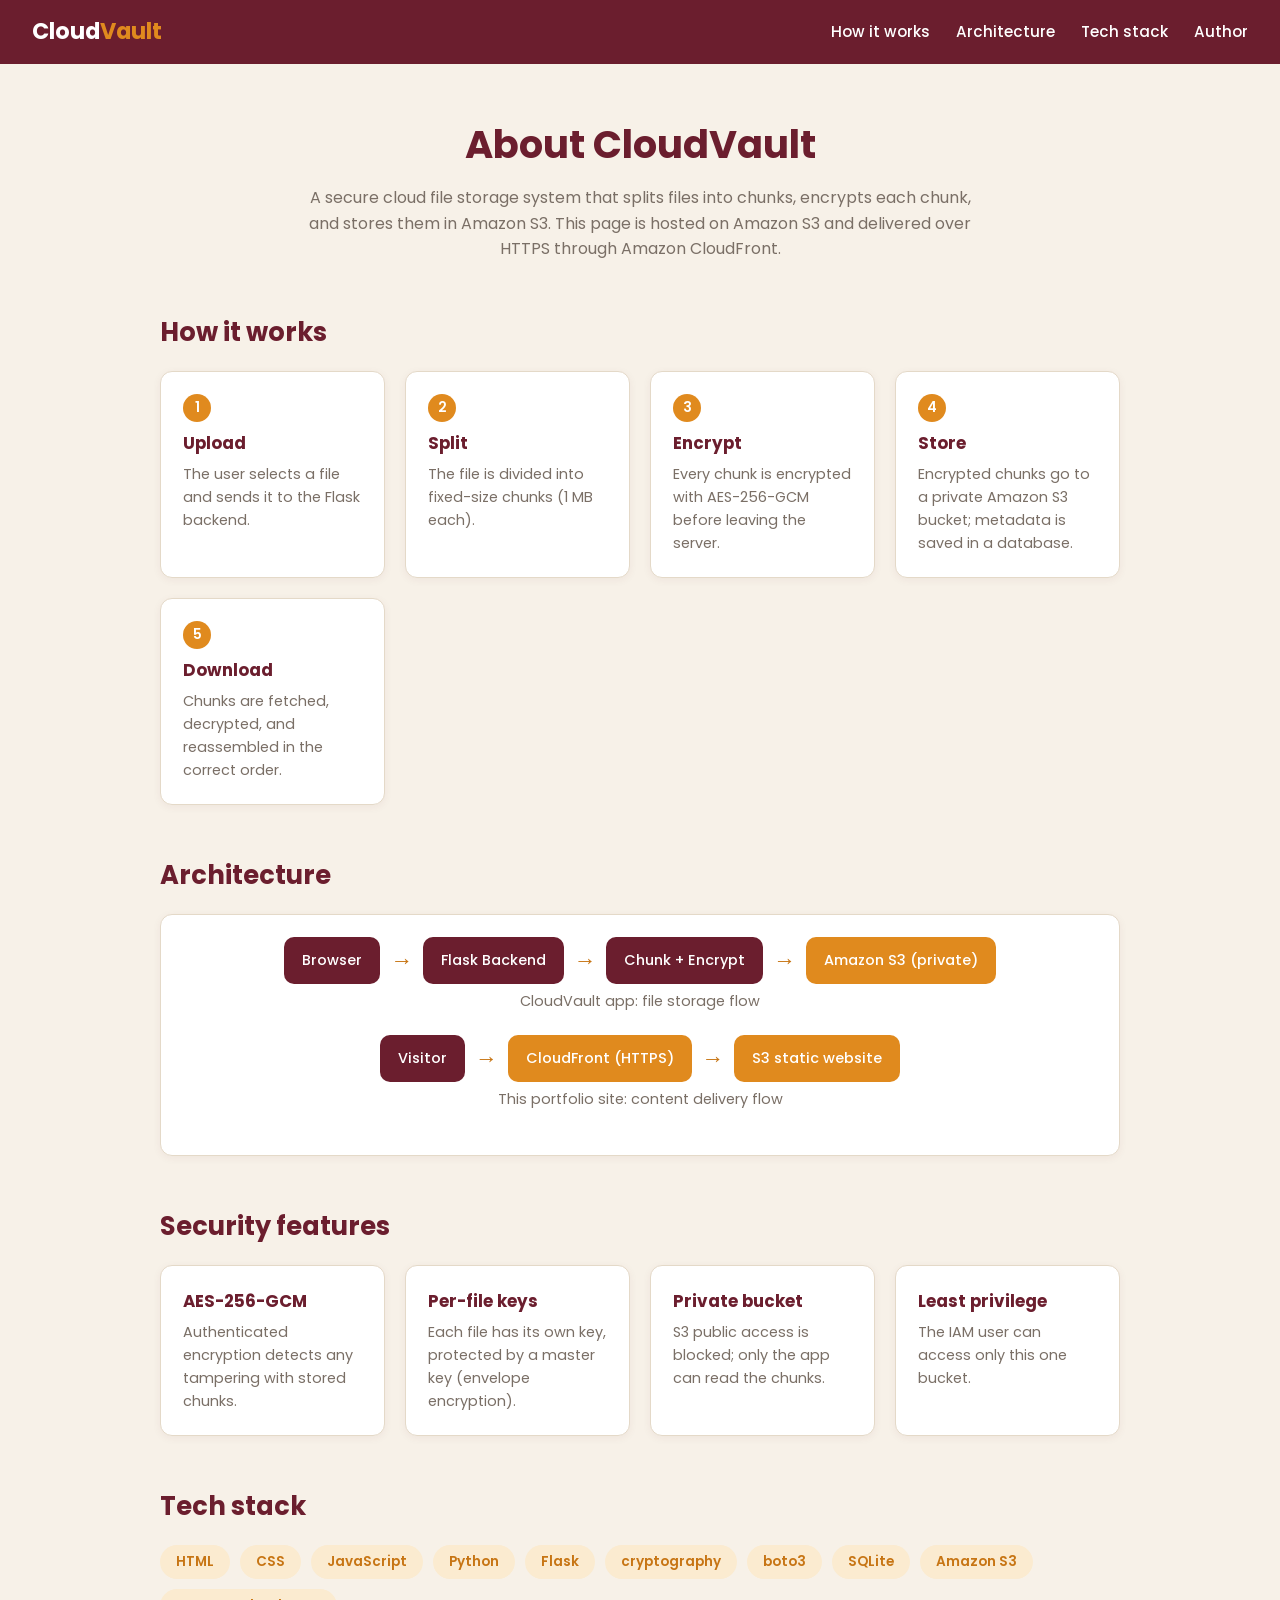
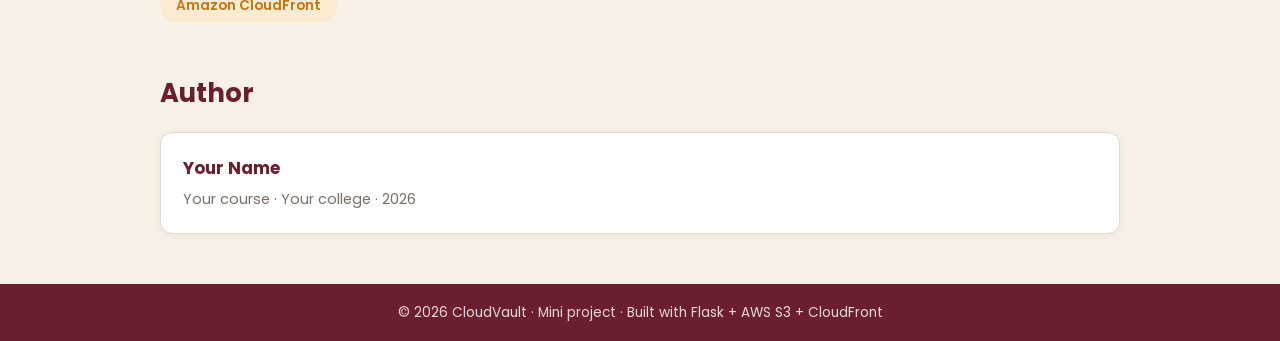
<file: portfolio/index.html>
<!DOCTYPE html>
<html lang="en">
<head>
  <meta charset="UTF-8">
  <meta name="viewport" content="width=device-width, initial-scale=1.0">
  <title>About – CloudVault</title>
  <style>
    @import url('https://fonts.googleapis.com/css2?family=Poppins:wght@400;500;600;700&display=swap');

    :root {
      --maroon: #6B1E2E;
      --beige: #F7F1E8;
      --card: #FFFFFF;
      --orange: #E08A1E;
      --orange-dark: #C77514;
      --text: #2B2B2B;
      --muted: #7A6F66;
      --border: #E4D9C8;
    }
    * { box-sizing: border-box; margin: 0; padding: 0; }
    body { font-family: 'Poppins', sans-serif; background: var(--beige); color: var(--text); line-height: 1.6; }

    header { background: var(--maroon); color: #fff; padding: 14px 32px; display: flex; justify-content: space-between; align-items: center; }
    .logo { font-size: 1.4rem; font-weight: 700; }
    .logo span { color: var(--orange); }
    header nav a { color: #fff; text-decoration: none; margin-left: 22px; font-weight: 500; font-size: 0.95rem; }
    header nav a:hover { color: var(--orange); }

    footer { background: var(--maroon); color: #E9D9DC; text-align: center; padding: 18px 20px; font-size: 0.85rem; }

    .container { max-width: 1000px; margin: 0 auto; padding: 0 20px; }
    section { padding: 40px 0 10px; }
    h1 { font-size: 2.4rem; color: var(--maroon); margin-bottom: 10px; }
    h2 { color: var(--maroon); margin-bottom: 18px; font-size: 1.6rem; }
    .lead { color: var(--muted); max-width: 680px; }
    .hero { text-align: center; padding: 50px 0 10px; }
    .hero .lead { margin: 0 auto; }

    .grid { display: grid; grid-template-columns: repeat(auto-fit, minmax(220px, 1fr)); gap: 20px; }
    .card { background: var(--card); border: 1px solid var(--border); border-radius: 12px; padding: 22px; box-shadow: 0 2px 8px rgba(107,30,46,0.06); }
    .card h3 { color: var(--maroon); font-size: 1.05rem; margin-bottom: 6px; }
    .card p { color: var(--muted); font-size: 0.9rem; }
    .step-num { display: inline-block; background: var(--orange); color: #fff; width: 28px; height: 28px; line-height: 28px; text-align: center; border-radius: 50%; font-weight: 600; font-size: 0.85rem; margin-bottom: 8px; }

    /* Architecture diagram */
    .flow { display: flex; flex-wrap: wrap; align-items: center; justify-content: center; gap: 10px; }
    .box { background: var(--maroon); color: #fff; padding: 12px 18px; border-radius: 10px; font-weight: 500; font-size: 0.9rem; text-align: center; }
    .box.orange { background: var(--orange); }
    .arrow { color: var(--orange-dark); font-size: 1.4rem; font-weight: 700; }
    .flow-label { text-align: center; color: var(--muted); font-size: 0.85rem; margin: 6px 0 22px; }

    .tags { display: flex; flex-wrap: wrap; gap: 10px; }
    .tag { background: #FBEBD0; color: var(--orange-dark); padding: 6px 16px; border-radius: 20px; font-weight: 600; font-size: 0.85rem; }

    .author { padding-bottom: 50px; }
    @media (max-width: 640px) { header { flex-direction: column; gap: 8px; } h1 { font-size: 1.9rem; } }
  </style>
</head>
<body>

  <header>
    <div class="logo">Cloud<span>Vault</span></div>
    <nav>
      <a href="#how">How it works</a>
      <a href="#architecture">Architecture</a>
      <a href="#tech">Tech stack</a>
      <a href="#author">Author</a>
    </nav>
  </header>

  <main class="container">

    <div class="hero">
      <h1>About CloudVault</h1>
      <p class="lead">A secure cloud file storage system that splits files into chunks, encrypts each chunk, and stores them in Amazon S3. This page is hosted on Amazon S3 and delivered over HTTPS through Amazon CloudFront.</p>
    </div>

    <section id="how">
      <h2>How it works</h2>
      <div class="grid">
        <div class="card"><div class="step-num">1</div><h3>Upload</h3><p>The user selects a file and sends it to the Flask backend.</p></div>
        <div class="card"><div class="step-num">2</div><h3>Split</h3><p>The file is divided into fixed-size chunks (1 MB each).</p></div>
        <div class="card"><div class="step-num">3</div><h3>Encrypt</h3><p>Every chunk is encrypted with AES-256-GCM before leaving the server.</p></div>
        <div class="card"><div class="step-num">4</div><h3>Store</h3><p>Encrypted chunks go to a private Amazon S3 bucket; metadata is saved in a database.</p></div>
        <div class="card"><div class="step-num">5</div><h3>Download</h3><p>Chunks are fetched, decrypted, and reassembled in the correct order.</p></div>
      </div>
    </section>

    <section id="architecture">
      <h2>Architecture</h2>
      <div class="card">
        <div class="flow">
          <div class="box">Browser</div><span class="arrow">→</span>
          <div class="box">Flask Backend</div><span class="arrow">→</span>
          <div class="box">Chunk + Encrypt</div><span class="arrow">→</span>
          <div class="box orange">Amazon S3 (private)</div>
        </div>
        <p class="flow-label">CloudVault app: file storage flow</p>
        <div class="flow">
          <div class="box">Visitor</div><span class="arrow">→</span>
          <div class="box orange">CloudFront (HTTPS)</div><span class="arrow">→</span>
          <div class="box orange">S3 static website</div>
        </div>
        <p class="flow-label">This portfolio site: content delivery flow</p>
      </div>
    </section>

    <section id="security">
      <h2>Security features</h2>
      <div class="grid">
        <div class="card"><h3>AES-256-GCM</h3><p>Authenticated encryption detects any tampering with stored chunks.</p></div>
        <div class="card"><h3>Per-file keys</h3><p>Each file has its own key, protected by a master key (envelope encryption).</p></div>
        <div class="card"><h3>Private bucket</h3><p>S3 public access is blocked; only the app can read the chunks.</p></div>
        <div class="card"><h3>Least privilege</h3><p>The IAM user can access only this one bucket.</p></div>
      </div>
    </section>

    <section id="tech">
      <h2>Tech stack</h2>
      <div class="tags">
        <span class="tag">HTML</span><span class="tag">CSS</span><span class="tag">JavaScript</span>
        <span class="tag">Python</span><span class="tag">Flask</span><span class="tag">cryptography</span>
        <span class="tag">boto3</span><span class="tag">SQLite</span>
        <span class="tag">Amazon S3</span><span class="tag">Amazon CloudFront</span>
      </div>
    </section>

    <section id="author" class="author">
      <h2>Author</h2>
      <div class="card">
        <h3>Your Name</h3>
        <p>Your course · Your college · 2026</p>
      </div>
    </section>

  </main>

  <footer>
    <p>© 2026 CloudVault · Mini project · Built with Flask + AWS S3 + CloudFront</p>
  </footer>

</body>
</html>
</file>
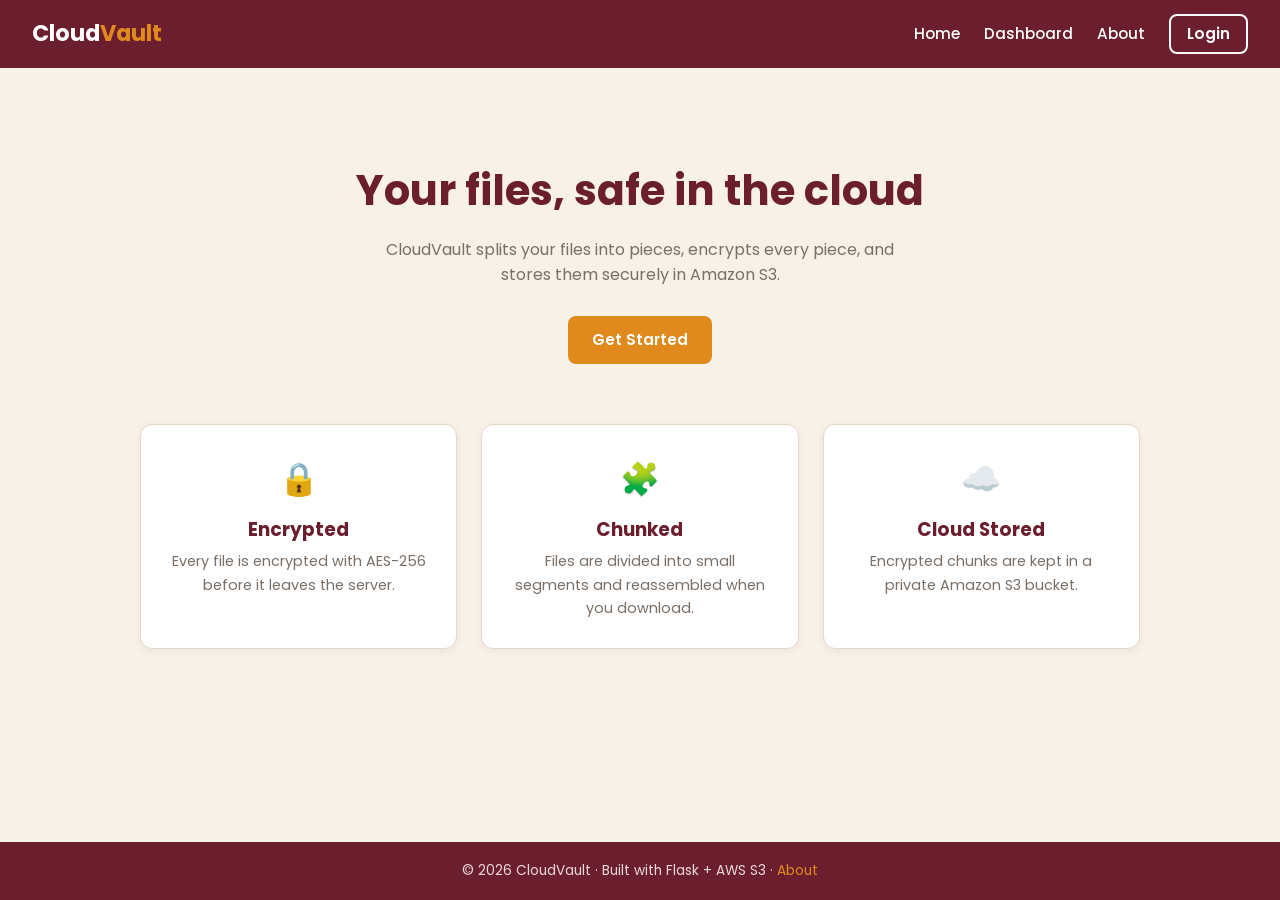
<file: templates/home.html>
<!DOCTYPE html>
<html lang="en">
<head>
  <meta charset="UTF-8">
  <meta name="viewport" content="width=device-width, initial-scale=1.0">
  <title>CloudVault – Secure Cloud File Storage</title>
  <link rel="stylesheet" href="/static/css/style.css">
</head>
<body>

  <header>
    <a href="home.html" class="logo">Cloud<span>Vault</span></a>
    <nav>
      <a href="home.html">Home</a>
      <a href="dashboard.html">Dashboard</a>
      <a href="../portfolio/index.html">About</a>
      <a href="login.html" class="btn btn-light">Login</a>
    </nav>
  </header>

  <main>
    <div class="container">

      <section class="hero">
        <h1>Your files, safe in the cloud</h1>
        <p>CloudVault splits your files into pieces, encrypts every piece, and stores them securely in Amazon S3.</p>
        <a href="login.html" class="btn btn-primary">Get Started</a>
      </section>

      <section class="features">
        <div class="card feature-card">
          <div class="icon">🔒</div>
          <h3>Encrypted</h3>
          <p>Every file is encrypted with AES-256 before it leaves the server.</p>
        </div>
        <div class="card feature-card">
          <div class="icon">🧩</div>
          <h3>Chunked</h3>
          <p>Files are divided into small segments and reassembled when you download.</p>
        </div>
        <div class="card feature-card">
          <div class="icon">☁️</div>
          <h3>Cloud Stored</h3>
          <p>Encrypted chunks are kept in a private Amazon S3 bucket.</p>
        </div>
      </section>

    </div>
  </main>

  <footer>
    <p>© 2026 CloudVault · Built with Flask + AWS S3 · <a href="../portfolio/index.html">About</a></p>
  </footer>

</body>
</html>
</file>
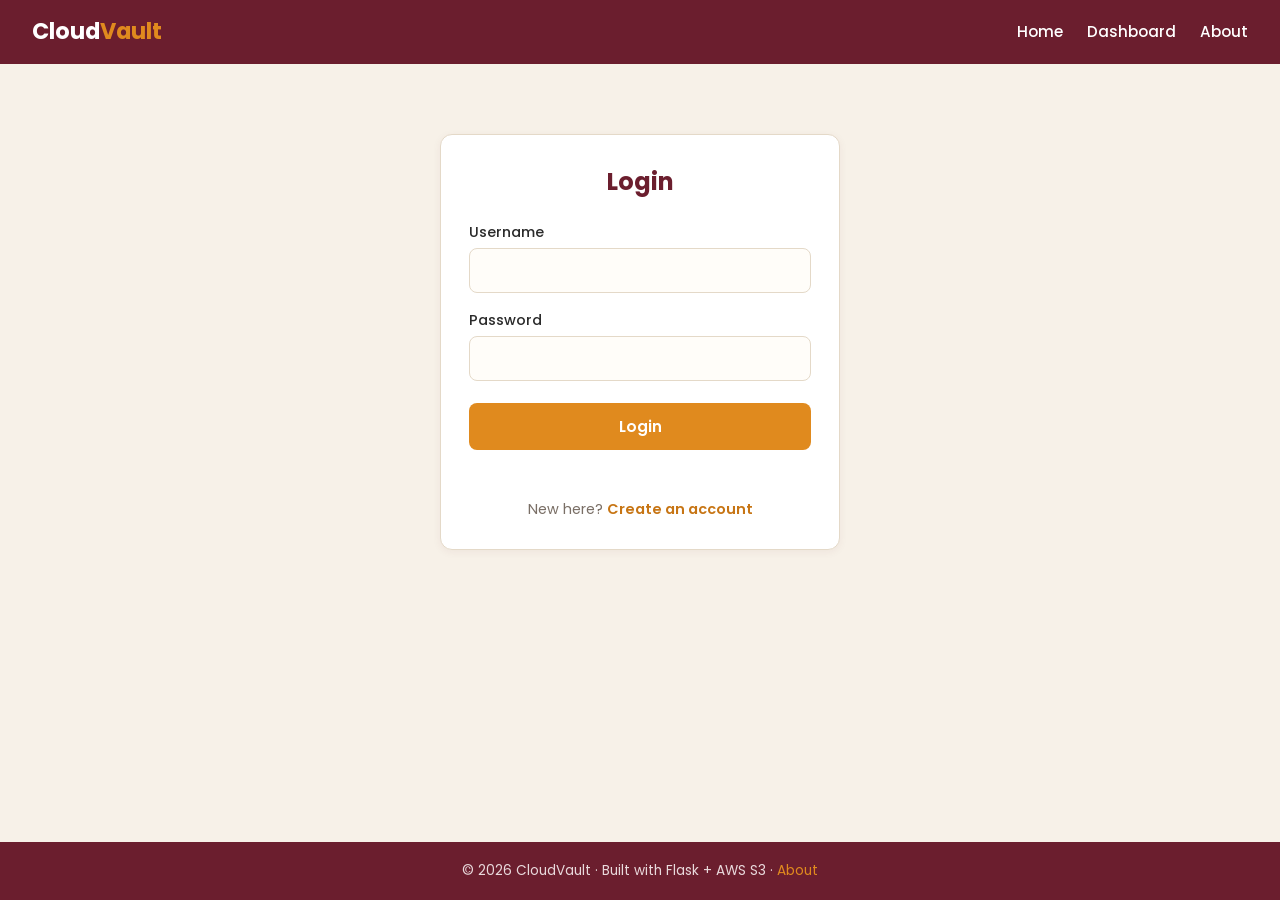
<file: templates/login.html>
<!DOCTYPE html>
<html lang="en">
<head>
  <meta charset="UTF-8">
  <meta name="viewport" content="width=device-width, initial-scale=1.0">
  <title>Login – CloudVault</title>
  <link rel="stylesheet" href="/static/css/style.css">
</head>
<body>

  <header>
    <a href="home.html" class="logo">Cloud<span>Vault</span></a>
    <nav>
      <a href="home.html">Home</a>
      <a href="dashboard.html">Dashboard</a>
      <a href="../portfolio/index.html">About</a>
    </nav>
  </header>

  <main>
    <div class="container">
      <div class="card auth-box">

        <h2 id="form-title">Login</h2>

        <form id="auth-form">
          <div class="form-group">
            <label for="username">Username</label>
            <input type="text" id="username" required>
          </div>

          <div class="form-group">
            <label for="password">Password</label>
            <input type="password" id="password" required minlength="6">
          </div>

          <div class="form-group" id="confirm-group" style="display:none;">
            <label for="confirm">Confirm Password</label>
            <input type="password" id="confirm">
          </div>

          <button type="submit" class="btn btn-primary" id="submit-btn">Login</button>
          <p class="message" id="message"></p>
        </form>

        <p class="auth-switch">
          <span id="switch-prefix">New here?</span>
          <a href="#" id="switch-link">Create an account</a>
        </p>

      </div>
    </div>
  </main>

  <footer>
    <p>© 2026 CloudVault · Built with Flask + AWS S3 · <a href="../portfolio/index.html">About</a></p>
  </footer>

  <script src="/static/js/auth.js"></script>

</body>
</html>
</file>
<file: static/css/style.css>
/* ---------- CloudVault theme ---------- */
@import url('https://fonts.googleapis.com/css2?family=Poppins:wght@400;500;600;700&display=swap');

:root {
  --maroon: #6B1E2E;
  --maroon-dark: #4F1522;
  --beige: #F7F1E8;
  --card: #FFFFFF;
  --orange: #E08A1E;
  --orange-dark: #C77514;
  --red: #C0392B;
  --text: #2B2B2B;
  --muted: #7A6F66;
  --border: #E4D9C8;
}

* { box-sizing: border-box; margin: 0; padding: 0; }

body {
  font-family: 'Poppins', sans-serif;
  background: var(--beige);
  color: var(--text);
  min-height: 100vh;
  display: flex;
  flex-direction: column;
  line-height: 1.6;
}

main { flex: 1; padding: 40px 20px; }
.container { max-width: 1000px; margin: 0 auto; }

/* ---------- Header ---------- */
header {
  background: var(--maroon);
  color: #fff;
  padding: 14px 32px;
  display: flex;
  align-items: center;
  justify-content: space-between;
}
.logo { font-size: 1.4rem; font-weight: 700; color: #fff; text-decoration: none; }
.logo span { color: var(--orange); }
nav { display: flex; align-items: center; gap: 24px; }
nav a { color: #fff; text-decoration: none; font-weight: 500; font-size: 0.95rem; }
nav a:hover { color: var(--orange); }

/* ---------- Footer ---------- */
footer {
  background: var(--maroon);
  color: #E9D9DC;
  text-align: center;
  padding: 18px 20px;
  font-size: 0.85rem;
}
footer a { color: var(--orange); text-decoration: none; }

/* ---------- Buttons ---------- */
.btn {
  display: inline-block;
  padding: 10px 22px;
  border: 2px solid transparent;
  border-radius: 8px;
  font-family: inherit;
  font-size: 0.95rem;
  font-weight: 600;
  cursor: pointer;
  text-decoration: none;
  transition: background 0.2s, color 0.2s;
}
.btn-primary { background: var(--orange); color: #fff; }
.btn-primary:hover { background: var(--orange-dark); }
.btn-outline { background: transparent; color: var(--orange-dark); border-color: var(--orange); }
.btn-outline:hover { background: var(--orange); color: #fff; }
.btn-danger { background: var(--red); color: #fff; }
.btn-danger:hover { background: #A33024; }
.btn-light { background: transparent; color: #fff; border-color: #fff; padding: 6px 16px; }
.btn-light:hover { background: #fff; color: var(--maroon); }
.btn-small { padding: 6px 14px; font-size: 0.85rem; }

/* ---------- Home page ---------- */
.hero { text-align: center; padding: 50px 0 40px; }
.hero h1 { font-size: 2.6rem; color: var(--maroon); margin-bottom: 12px; }
.hero p { color: var(--muted); max-width: 560px; margin: 0 auto 28px; }

.features { display: grid; grid-template-columns: repeat(auto-fit, minmax(240px, 1fr)); gap: 24px; margin-top: 20px; }
.card {
  background: var(--card);
  border: 1px solid var(--border);
  border-radius: 12px;
  padding: 28px;
  box-shadow: 0 2px 8px rgba(107, 30, 46, 0.06);
}
.feature-card { text-align: center; }
.feature-card .icon { font-size: 2rem; margin-bottom: 10px; }
.feature-card h3 { color: var(--maroon); margin-bottom: 6px; }
.feature-card p { color: var(--muted); font-size: 0.9rem; }

/* ---------- Login / Register ---------- */
.auth-box { max-width: 400px; margin: 30px auto; }
.auth-box h2 { color: var(--maroon); text-align: center; margin-bottom: 20px; }
.form-group { margin-bottom: 16px; }
.form-group label { display: block; font-weight: 500; font-size: 0.9rem; margin-bottom: 4px; }
.form-group input {
  width: 100%;
  padding: 10px 12px;
  border: 1px solid var(--border);
  border-radius: 8px;
  font-family: inherit;
  font-size: 0.95rem;
  background: #FFFDF9;
}
.form-group input:focus { outline: none; border-color: var(--orange); }
.auth-box .btn { width: 100%; margin-top: 6px; }
.auth-switch { text-align: center; margin-top: 16px; font-size: 0.9rem; color: var(--muted); }
.auth-switch a { color: var(--orange-dark); font-weight: 600; text-decoration: none; }
.message { text-align: center; font-size: 0.9rem; margin-top: 12px; min-height: 20px; }
.message.error { color: var(--red); }
.message.success { color: #2E7D32; }

/* ---------- Dashboard ---------- */
.page-title { color: var(--maroon); margin-bottom: 20px; }

.upload-zone {
  border: 2px dashed var(--orange);
  background: #FFFBF4;
  border-radius: 12px;
  padding: 36px 20px;
  text-align: center;
  margin-bottom: 28px;
}
.upload-zone p { color: var(--muted); margin-bottom: 14px; }
.upload-zone .btn { margin: 0 6px; }
#file-name { display: block; margin-bottom: 14px; font-weight: 500; color: var(--maroon); }

.progress { display: none; height: 10px; background: var(--border); border-radius: 6px; margin-top: 18px; overflow: hidden; }
.progress-bar { height: 100%; width: 0%; background: var(--orange); transition: width 0.2s; }

.table-head { display: flex; justify-content: space-between; align-items: center; margin-bottom: 12px; }
.table-head h3 { color: var(--maroon); }

table { width: 100%; border-collapse: collapse; background: var(--card); border-radius: 12px; overflow: hidden; border: 1px solid var(--border); }
th { background: var(--maroon); color: #fff; text-align: left; padding: 12px 14px; font-size: 0.85rem; font-weight: 600; }
td { padding: 12px 14px; border-top: 1px solid var(--border); font-size: 0.9rem; }
td .btn { margin-right: 6px; }
.badge { background: #FBEBD0; color: var(--orange-dark); padding: 2px 10px; border-radius: 20px; font-size: 0.75rem; font-weight: 600; }
.empty { text-align: center; color: var(--muted); padding: 30px; }

/* ---------- Mobile ---------- */
@media (max-width: 640px) {
  header { flex-direction: column; gap: 10px; padding: 14px 16px; }
  nav { gap: 14px; flex-wrap: wrap; justify-content: center; }
  .hero h1 { font-size: 2rem; }
  table { font-size: 0.8rem; }
  th, td { padding: 8px; }
}
</file>
